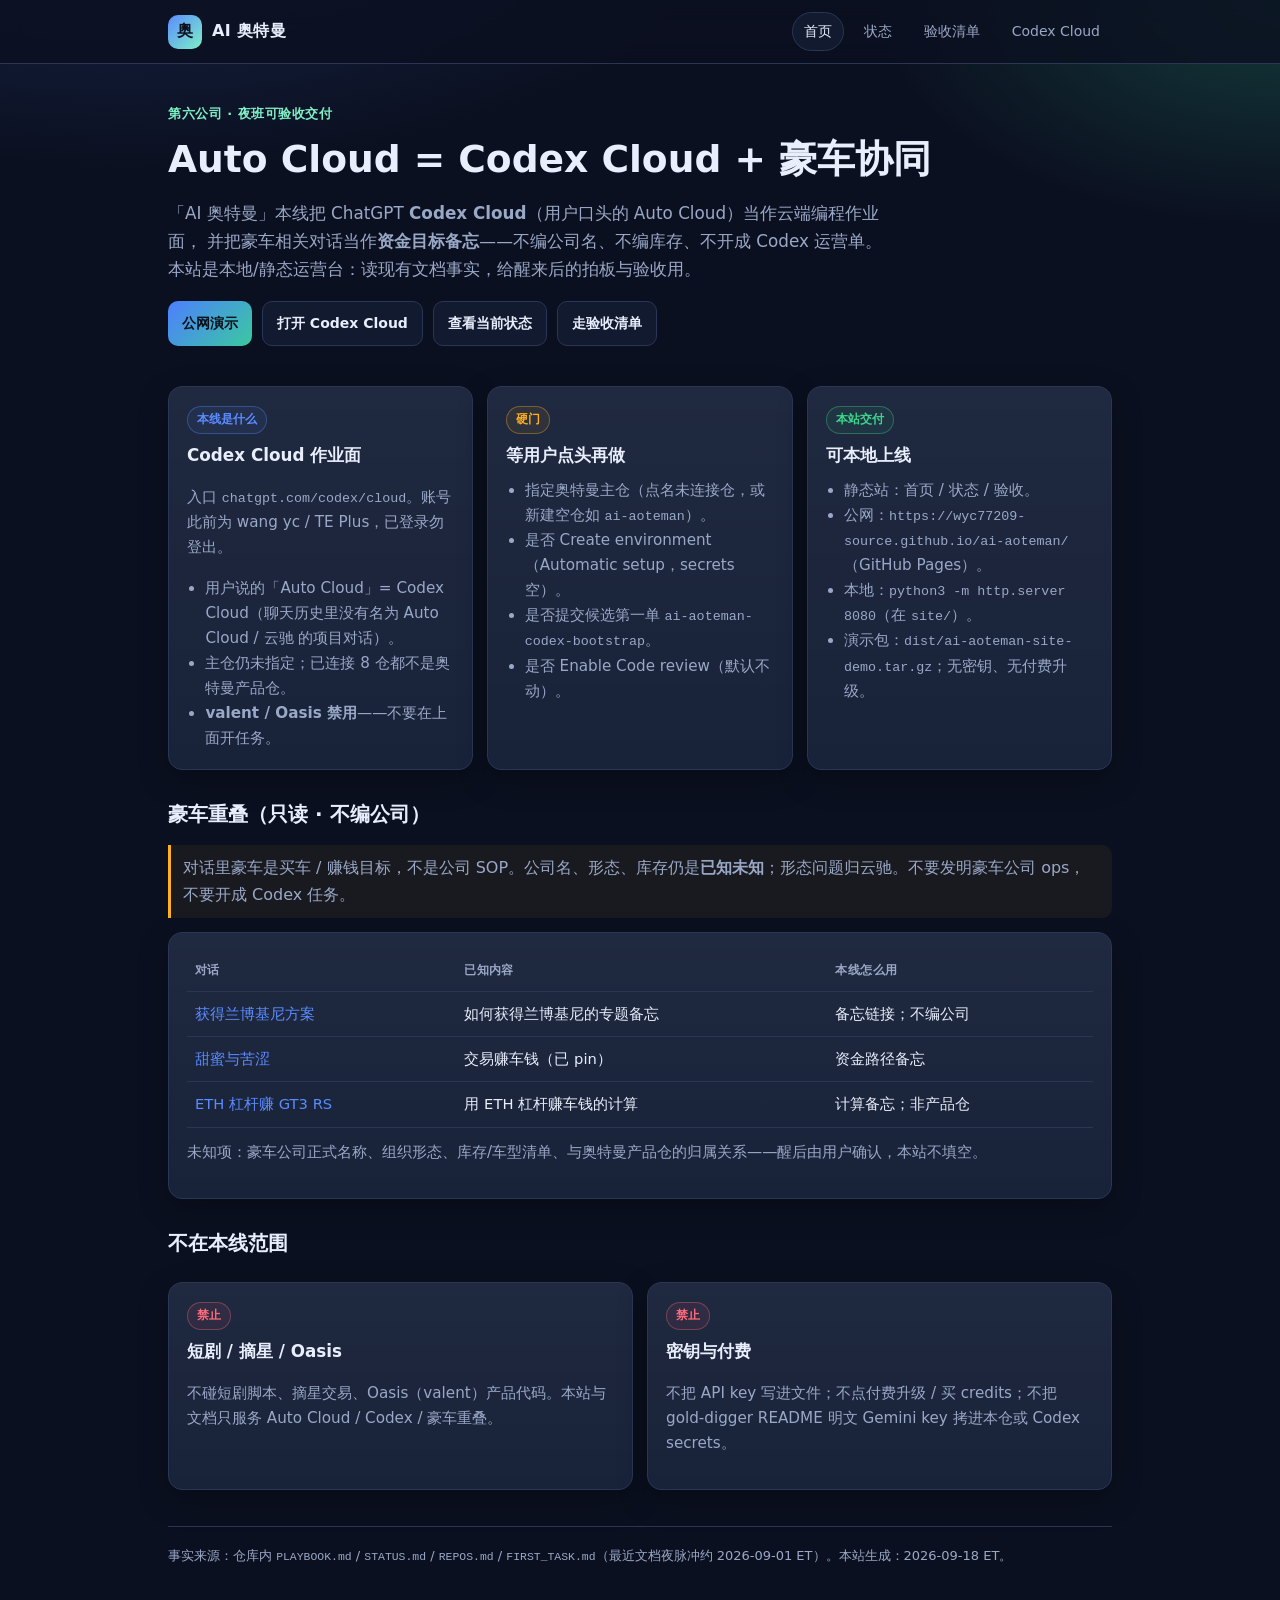
<file: index.html>
<!DOCTYPE html>
<html lang="zh-CN">
<head>
  <meta charset="utf-8" />
  <meta name="viewport" content="width=device-width, initial-scale=1" />
  <title>AI 奥特曼 · Auto Cloud 运营台</title>
  <meta name="description" content="AI 奥特曼第六公司运营台：Auto Cloud = Codex Cloud + 豪车协同备忘。" />
  <link rel="stylesheet" href="styles.css" />
</head>
<body>
  <header class="top">
    <nav class="nav">
      <a class="brand" href="index.html"><span class="logo">奥</span>AI 奥特曼</a>
      <div class="navlinks">
        <a class="active" href="index.html">首页</a>
        <a href="status.html">状态</a>
        <a href="acceptance.html">验收清单</a>
        <a href="https://chatgpt.com/codex/cloud" rel="noopener" target="_blank">Codex Cloud</a>
      </div>
    </nav>
  </header>

  <main class="wrap">
    <section class="hero">
      <div class="eyebrow">第六公司 · 夜班可验收交付</div>
      <h1>Auto Cloud = Codex Cloud + 豪车协同</h1>
      <p class="lead">
        「AI 奥特曼」本线把 ChatGPT <strong>Codex Cloud</strong>（用户口头的 Auto Cloud）当作云端编程作业面，
        并把豪车相关对话当作<strong>资金目标备忘</strong>——不编公司名、不编库存、不开成 Codex 运营单。
        本站是本地/静态运营台：读现有文档事实，给醒来后的拍板与验收用。
      </p>
      <div class="actions">
        <a class="btn primary" href="https://wyc77209-source.github.io/ai-aoteman/" rel="noopener" target="_blank">公网演示</a>
        <a class="btn" href="https://chatgpt.com/codex/cloud" rel="noopener" target="_blank">打开 Codex Cloud</a>
        <a class="btn" href="status.html">查看当前状态</a>
        <a class="btn" href="acceptance.html">走验收清单</a>
      </div>
    </section>

    <section class="grid">
      <article class="card">
        <span class="badge neutral">本线是什么</span>
        <h2>Codex Cloud 作业面</h2>
        <p>入口 <span class="mono">chatgpt.com/codex/cloud</span>。账号此前为 wang yc / TE Plus，已登录勿登出。</p>
        <ul>
          <li>用户说的「Auto Cloud」= Codex Cloud（聊天历史里没有名为 Auto Cloud / 云驰 的项目对话）。</li>
          <li>主仓仍未指定；已连接 8 仓都不是奥特曼产品仓。</li>
          <li><strong>valent / Oasis 禁用</strong>——不要在上面开任务。</li>
        </ul>
      </article>
      <article class="card">
        <span class="badge warn">硬门</span>
        <h2>等用户点头再做</h2>
        <ul>
          <li>指定奥特曼主仓（点名未连接仓，或新建空仓如 <span class="mono">ai-aoteman</span>）。</li>
          <li>是否 Create environment（Automatic setup，secrets 空）。</li>
          <li>是否提交候选第一单 <span class="mono">ai-aoteman-codex-bootstrap</span>。</li>
          <li>是否 Enable Code review（默认不动）。</li>
        </ul>
      </article>
      <article class="card">
        <span class="badge ok">本站交付</span>
        <h2>可本地上线</h2>
        <ul>
          <li>静态站：首页 / 状态 / 验收。</li>
          <li>公网：<span class="mono">https://wyc77209-source.github.io/ai-aoteman/</span>（GitHub Pages）。</li>
          <li>本地：<span class="mono">python3 -m http.server 8080</span>（在 <span class="mono">site/</span>）。</li>
          <li>演示包：<span class="mono">dist/ai-aoteman-site-demo.tar.gz</span>；无密钥、无付费升级。</li>
        </ul>
      </article>
    </section>

    <section class="section">
      <h2>豪车重叠（只读 · 不编公司）</h2>
      <div class="note">
        对话里豪车是买车 / 赚钱目标，不是公司 SOP。公司名、形态、库存仍是<strong>已知未知</strong>；形态问题归云驰。不要发明豪车公司 ops，不要开成 Codex 任务。
      </div>
      <div class="card">
        <table>
          <thead>
            <tr><th>对话</th><th>已知内容</th><th>本线怎么用</th></tr>
          </thead>
          <tbody>
            <tr>
              <td><a href="https://chatgpt.com/c/68b49916-2760-8328-91cd-9d51329ce474" rel="noopener" target="_blank">获得兰博基尼方案</a></td>
              <td>如何获得兰博基尼的专题备忘</td>
              <td>备忘链接；不编公司</td>
            </tr>
            <tr>
              <td><a href="https://chatgpt.com/c/6a1efc2d-db64-83a5-8c7a-cdcebdf1fd31" rel="noopener" target="_blank">甜蜜与苦涩</a></td>
              <td>交易赚车钱（已 pin）</td>
              <td>资金路径备忘</td>
            </tr>
            <tr>
              <td><a href="https://chatgpt.com/c/690459b4-0030-8327-bdce-6722a88b84d7" rel="noopener" target="_blank">ETH 杠杆赚 GT3 RS</a></td>
              <td>用 ETH 杠杆赚车钱的计算</td>
              <td>计算备忘；非产品仓</td>
            </tr>
          </tbody>
        </table>
        <p style="margin-top:12px">未知项：豪车公司正式名称、组织形态、库存/车型清单、与奥特曼产品仓的归属关系——醒后由用户确认，本站不填空。</p>
      </div>
    </section>

    <section class="section">
      <h2>不在本线范围</h2>
      <div class="grid">
        <article class="card">
          <span class="badge fail">禁止</span>
          <h3>短剧 / 摘星 / Oasis</h3>
          <p>不碰短剧脚本、摘星交易、Oasis（valent）产品代码。本站与文档只服务 Auto Cloud / Codex / 豪车重叠。</p>
        </article>
        <article class="card">
          <span class="badge fail">禁止</span>
          <h3>密钥与付费</h3>
          <p>不把 API key 写进文件；不点付费升级 / 买 credits；不把 gold-digger README 明文 Gemini key 拷进本仓或 Codex secrets。</p>
        </article>
      </div>
    </section>

    <footer class="footer">
      事实来源：仓库内 <span class="mono">PLAYBOOK.md</span> / <span class="mono">STATUS.md</span> / <span class="mono">REPOS.md</span> / <span class="mono">FIRST_TASK.md</span>（最近文档夜脉冲约 2026-09-01 ET）。本站生成：2026-09-18 ET。
    </footer>
  </main>
</body>
</html>
</file>
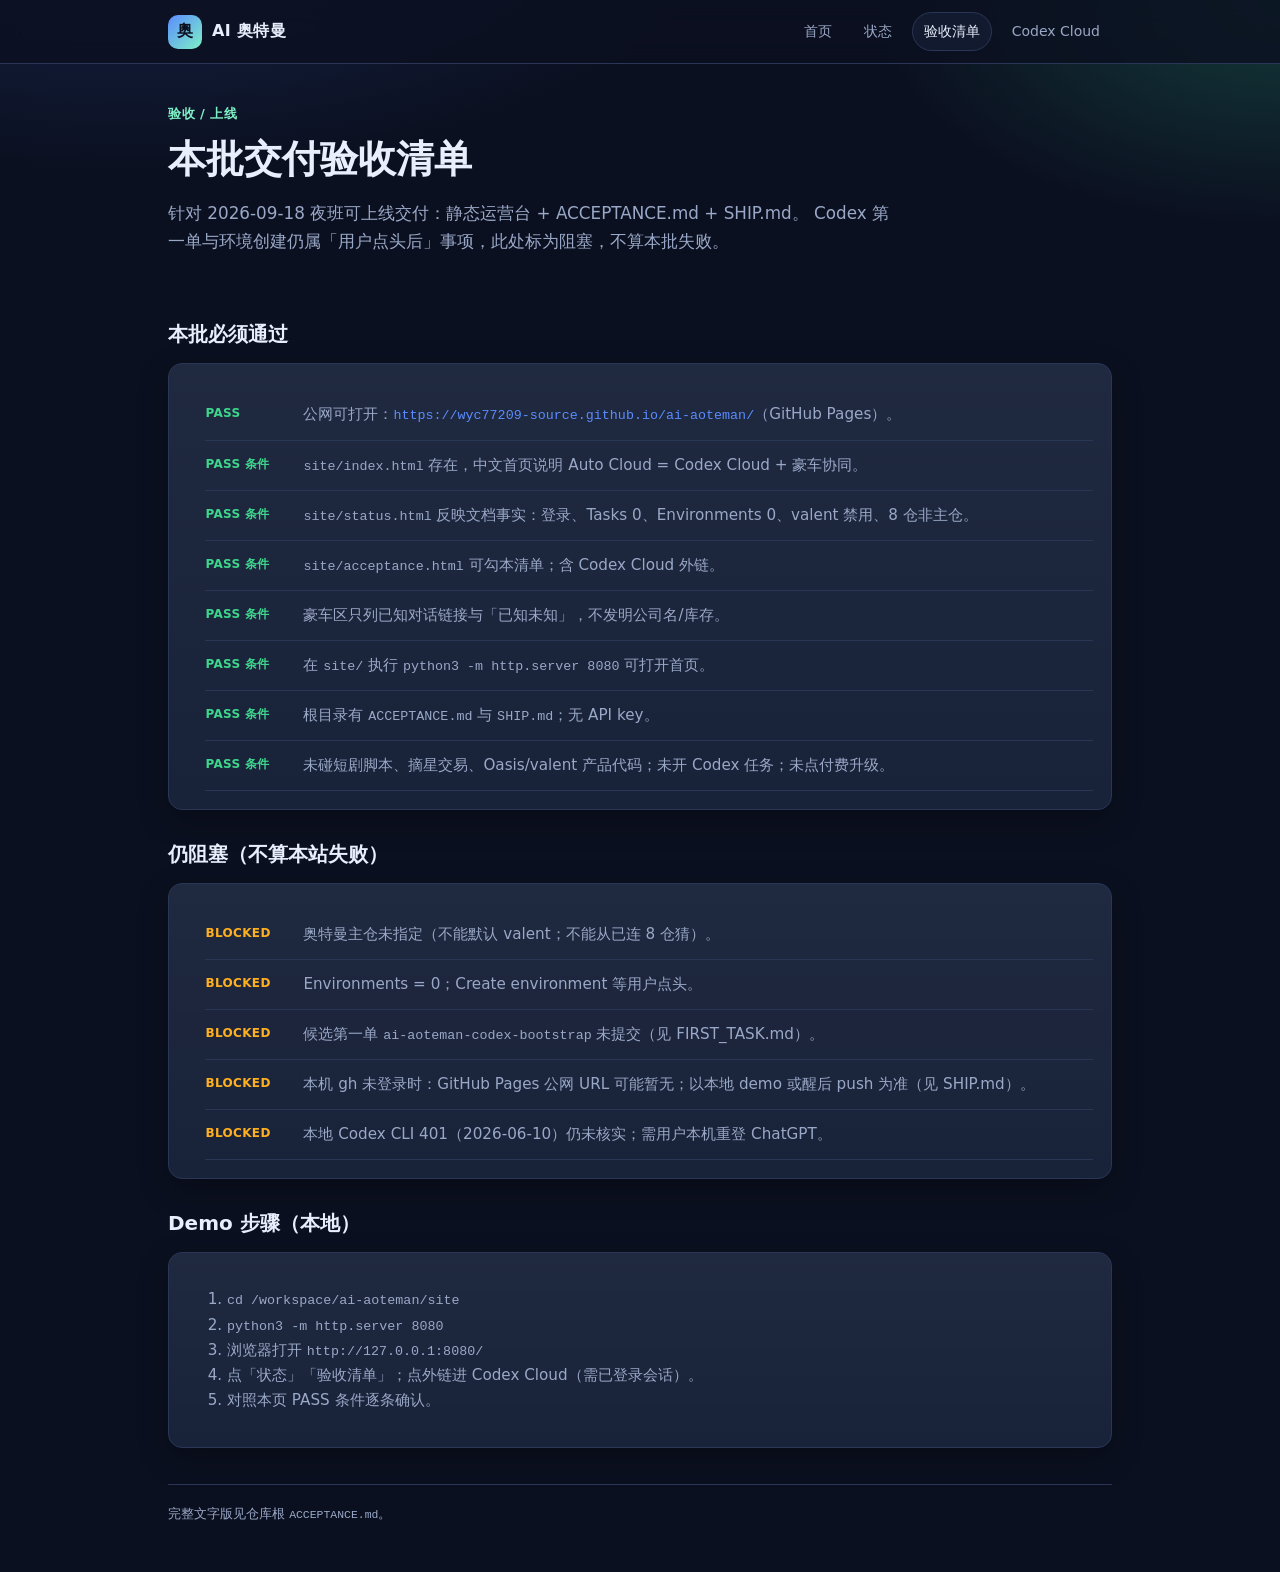
<file: accept.html>
<!DOCTYPE html>
<html lang="zh-CN">
<head>
  <meta charset="utf-8" />
  <meta name="viewport" content="width=device-width, initial-scale=1" />
  <title>验收清单 · AI 奥特曼</title>
  <link rel="stylesheet" href="styles.css" />
</head>
<body>
  <header class="top">
    <nav class="nav">
      <a class="brand" href="index.html"><span class="logo">奥</span>AI 奥特曼</a>
      <div class="navlinks">
        <a href="index.html">首页</a>
        <a href="status.html">状态</a>
        <a class="active" href="acceptance.html">验收清单</a>
        <a href="https://chatgpt.com/codex/cloud" rel="noopener" target="_blank">Codex Cloud</a>
      </div>
    </nav>
  </header>

  <main class="wrap">
    <section class="hero">
      <div class="eyebrow">验收 / 上线</div>
      <h1>本批交付验收清单</h1>
      <p class="lead">
        针对 2026-09-18 夜班可上线交付：静态运营台 + ACCEPTANCE.md + SHIP.md。
        Codex 第一单与环境创建仍属「用户点头后」事项，此处标为阻塞，不算本批失败。
      </p>
    </section>

    <section class="section">
      <h2>本批必须通过</h2>
      <div class="card">
        <ul class="check">
          <li>
            <span class="mark" style="color:var(--pass)">PASS</span>
            <span>公网可打开：<a href="https://wyc77209-source.github.io/ai-aoteman/" rel="noopener" target="_blank"><span class="mono">https://wyc77209-source.github.io/ai-aoteman/</span></a>（GitHub Pages）。</span>
          </li>
          <li>
            <span class="mark" style="color:var(--pass)">PASS 条件</span>
            <span><span class="mono">site/index.html</span> 存在，中文首页说明 Auto Cloud = Codex Cloud + 豪车协同。</span>
          </li>
          <li>
            <span class="mark" style="color:var(--pass)">PASS 条件</span>
            <span><span class="mono">site/status.html</span> 反映文档事实：登录、Tasks 0、Environments 0、valent 禁用、8 仓非主仓。</span>
          </li>
          <li>
            <span class="mark" style="color:var(--pass)">PASS 条件</span>
            <span><span class="mono">site/acceptance.html</span> 可勾本清单；含 Codex Cloud 外链。</span>
          </li>
          <li>
            <span class="mark" style="color:var(--pass)">PASS 条件</span>
            <span>豪车区只列已知对话链接与「已知未知」，不发明公司名/库存。</span>
          </li>
          <li>
            <span class="mark" style="color:var(--pass)">PASS 条件</span>
            <span>在 <span class="mono">site/</span> 执行 <span class="mono">python3 -m http.server 8080</span> 可打开首页。</span>
          </li>
          <li>
            <span class="mark" style="color:var(--pass)">PASS 条件</span>
            <span>根目录有 <span class="mono">ACCEPTANCE.md</span> 与 <span class="mono">SHIP.md</span>；无 API key。</span>
          </li>
          <li>
            <span class="mark" style="color:var(--pass)">PASS 条件</span>
            <span>未碰短剧脚本、摘星交易、Oasis/valent 产品代码；未开 Codex 任务；未点付费升级。</span>
          </li>
        </ul>
      </div>
    </section>

    <section class="section">
      <h2>仍阻塞（不算本站失败）</h2>
      <div class="card">
        <ul class="check">
          <li>
            <span class="mark" style="color:var(--warn)">BLOCKED</span>
            <span>奥特曼主仓未指定（不能默认 valent；不能从已连 8 仓猜）。</span>
          </li>
          <li>
            <span class="mark" style="color:var(--warn)">BLOCKED</span>
            <span>Environments = 0；Create environment 等用户点头。</span>
          </li>
          <li>
            <span class="mark" style="color:var(--warn)">BLOCKED</span>
            <span>候选第一单 <span class="mono">ai-aoteman-codex-bootstrap</span> 未提交（见 FIRST_TASK.md）。</span>
          </li>
          <li>
            <span class="mark" style="color:var(--warn)">BLOCKED</span>
            <span>本机 gh 未登录时：GitHub Pages 公网 URL 可能暂无；以本地 demo 或醒后 push 为准（见 SHIP.md）。</span>
          </li>
          <li>
            <span class="mark" style="color:var(--warn)">BLOCKED</span>
            <span>本地 Codex CLI 401（2026-06-10）仍未核实；需用户本机重登 ChatGPT。</span>
          </li>
        </ul>
      </div>
    </section>

    <section class="section">
      <h2>Demo 步骤（本地）</h2>
      <div class="card">
        <ol>
          <li><span class="mono">cd /workspace/ai-aoteman/site</span></li>
          <li><span class="mono">python3 -m http.server 8080</span></li>
          <li>浏览器打开 <span class="mono">http://127.0.0.1:8080/</span></li>
          <li>点「状态」「验收清单」；点外链进 Codex Cloud（需已登录会话）。</li>
          <li>对照本页 PASS 条件逐条确认。</li>
        </ol>
      </div>
    </section>

    <footer class="footer">
      完整文字版见仓库根 <span class="mono">ACCEPTANCE.md</span>。
    </footer>
  </main>
</body>
</html>
</file>
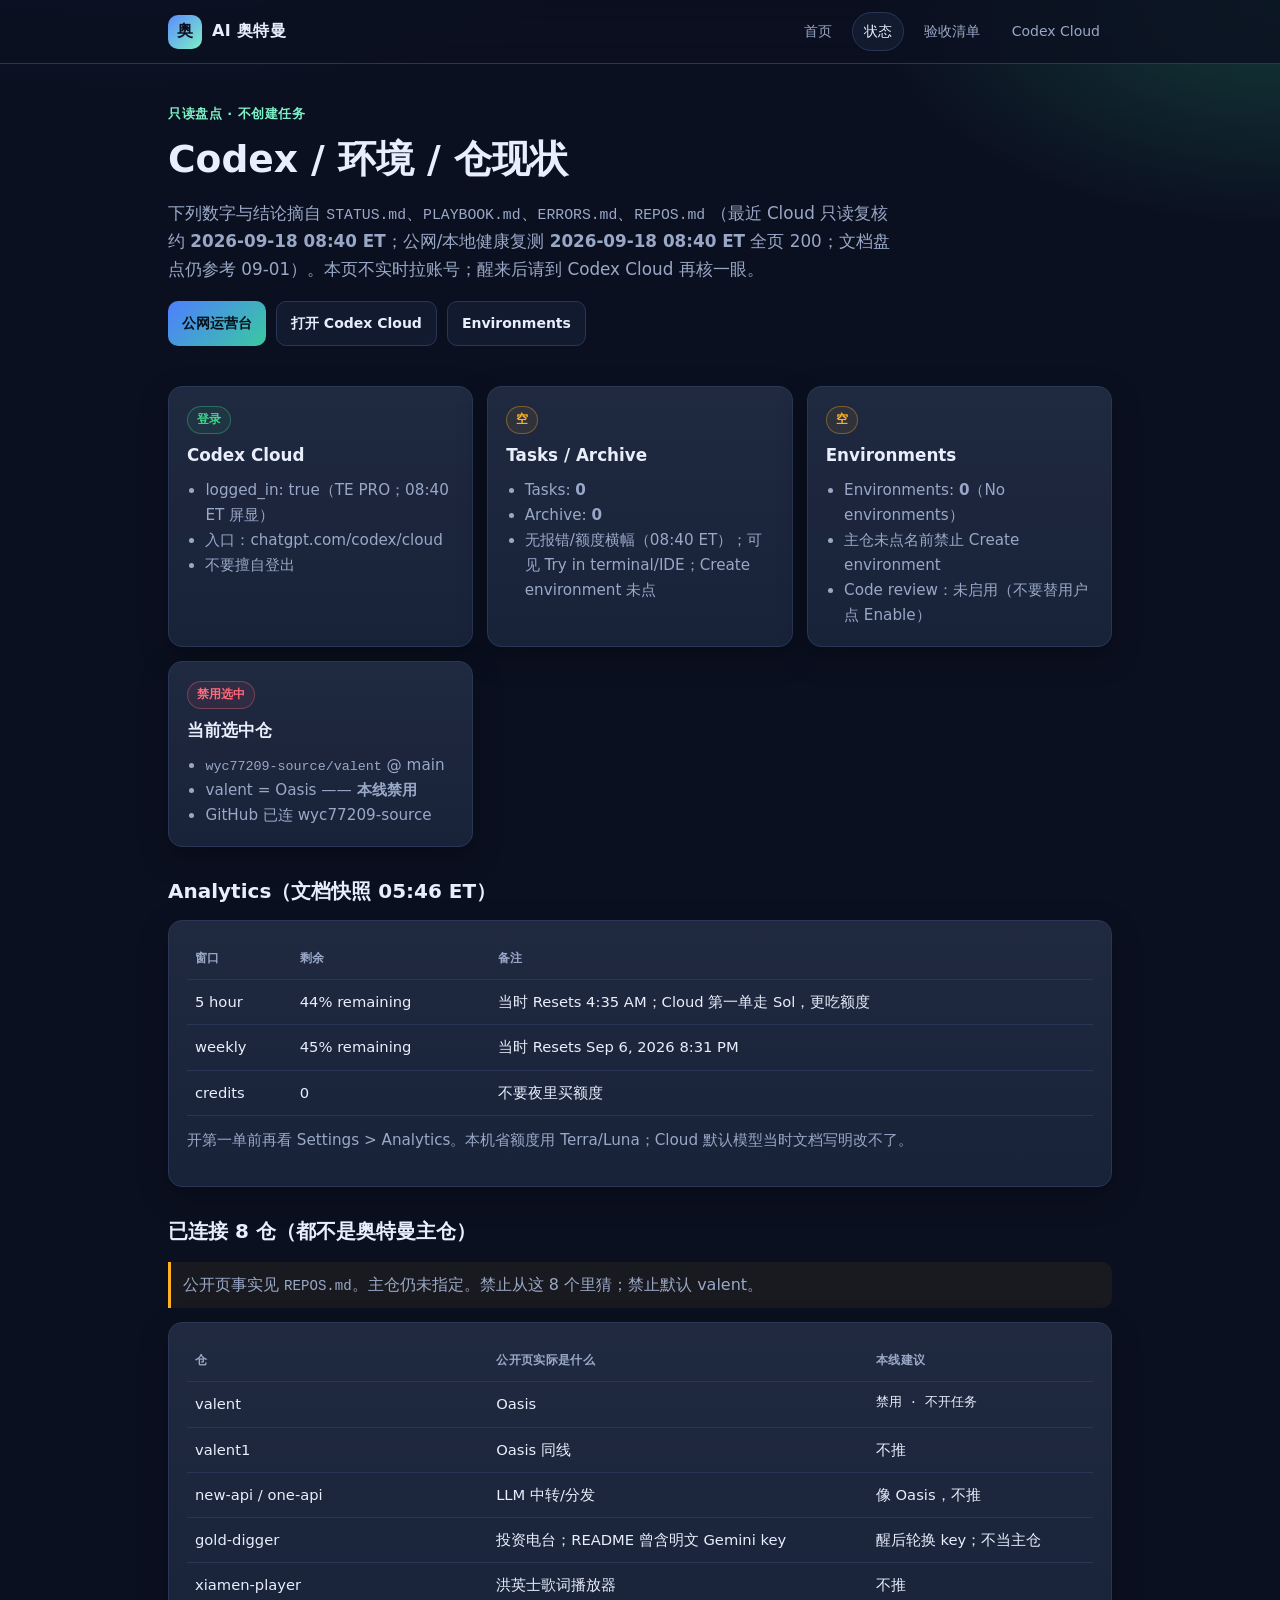
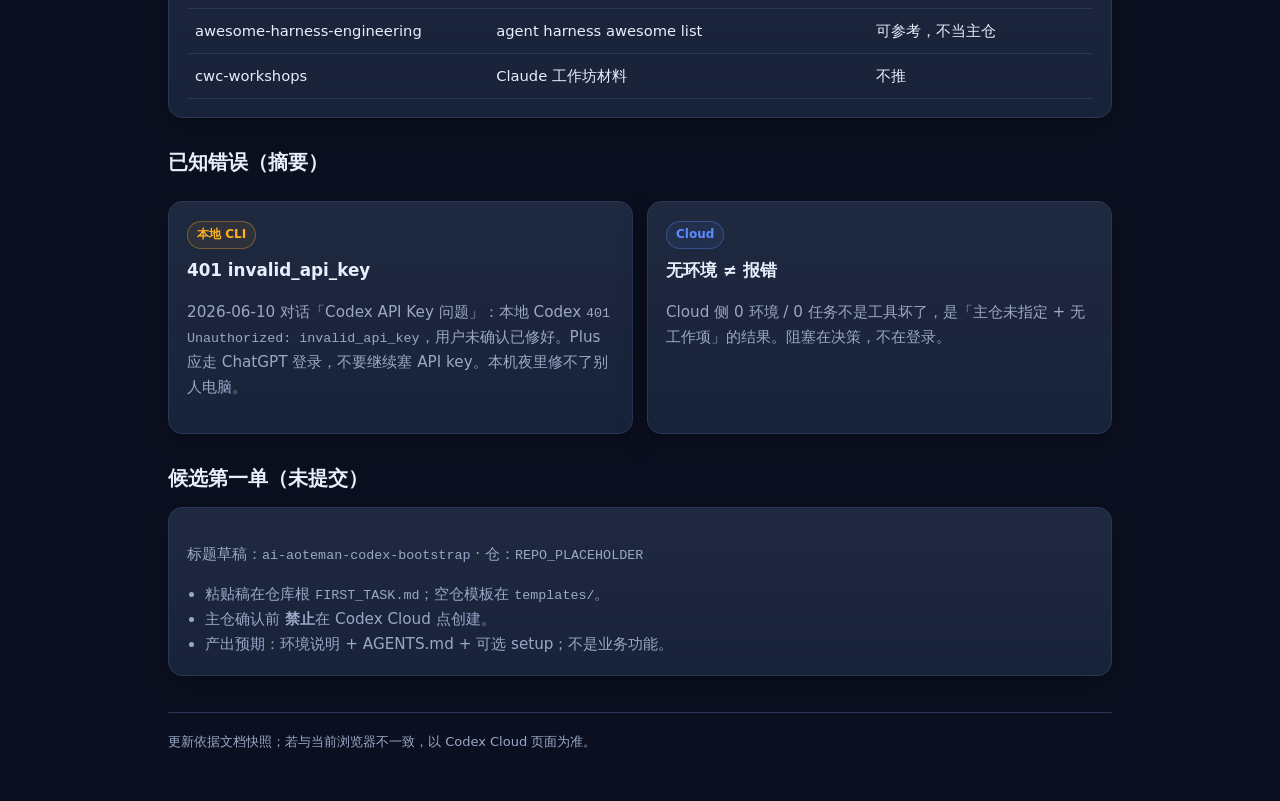
<file: status.html>
<!DOCTYPE html>
<html lang="zh-CN">
<head>
  <meta charset="utf-8" />
  <meta name="viewport" content="width=device-width, initial-scale=1" />
  <title>状态 · AI 奥特曼</title>
  <link rel="stylesheet" href="styles.css" />
</head>
<body>
  <header class="top">
    <nav class="nav">
      <a class="brand" href="index.html"><span class="logo">奥</span>AI 奥特曼</a>
      <div class="navlinks">
        <a href="index.html">首页</a>
        <a class="active" href="status.html">状态</a>
        <a href="acceptance.html">验收清单</a>
        <a href="https://chatgpt.com/codex/cloud" rel="noopener" target="_blank">Codex Cloud</a>
      </div>
    </nav>
  </header>

  <main class="wrap">
    <section class="hero">
      <div class="eyebrow">只读盘点 · 不创建任务</div>
      <h1>Codex / 环境 / 仓现状</h1>
      <p class="lead">
        下列数字与结论摘自 <span class="mono">STATUS.md</span>、<span class="mono">PLAYBOOK.md</span>、<span class="mono">ERRORS.md</span>、<span class="mono">REPOS.md</span>
        （最近 Cloud 只读复核约 <strong>2026-09-18 08:40 ET</strong>；公网/本地健康复测 <strong>2026-09-18 08:40 ET</strong> 全页 200；文档盘点仍参考 09-01）。本页不实时拉账号；醒来后请到 Codex Cloud 再核一眼。
      </p>
      <div class="actions">
        <a class="btn primary" href="https://wyc77209-source.github.io/ai-aoteman/" rel="noopener" target="_blank">公网运营台</a>
        <a class="btn" href="https://chatgpt.com/codex/cloud" rel="noopener" target="_blank">打开 Codex Cloud</a>
        <a class="btn" href="https://chatgpt.com/codex/cloud/settings/environments" rel="noopener" target="_blank">Environments</a>
      </div>
    </section>

    <section class="grid">
      <article class="card">
        <span class="badge ok">登录</span>
        <h2>Codex Cloud</h2>
        <ul>
          <li>logged_in: true（TE PRO；08:40 ET 屏显）</li>
          <li>入口：chatgpt.com/codex/cloud</li>
          <li>不要擅自登出</li>
        </ul>
      </article>
      <article class="card">
        <span class="badge warn">空</span>
        <h2>Tasks / Archive</h2>
        <ul>
          <li>Tasks: <strong>0</strong></li>
          <li>Archive: <strong>0</strong></li>
          <li>无报错/额度横幅（08:40 ET）；可见 Try in terminal/IDE；Create environment 未点</li>
        </ul>
      </article>
      <article class="card">
        <span class="badge warn">空</span>
        <h2>Environments</h2>
        <ul>
          <li>Environments: <strong>0</strong>（No environments）</li>
          <li>主仓未点名前禁止 Create environment</li>
          <li>Code review：未启用（不要替用户点 Enable）</li>
        </ul>
      </article>
      <article class="card">
        <span class="badge fail">禁用选中</span>
        <h2>当前选中仓</h2>
        <ul>
          <li><span class="mono">wyc77209-source/valent</span> @ main</li>
          <li>valent = Oasis —— <strong>本线禁用</strong></li>
          <li>GitHub 已连 wyc77209-source</li>
        </ul>
      </article>
    </section>

    <section class="section">
      <h2>Analytics（文档快照 05:46 ET）</h2>
      <div class="card">
        <table>
          <thead><tr><th>窗口</th><th>剩余</th><th>备注</th></tr></thead>
          <tbody>
            <tr><td>5 hour</td><td>44% remaining</td><td>当时 Resets 4:35 AM；Cloud 第一单走 Sol，更吃额度</td></tr>
            <tr><td>weekly</td><td>45% remaining</td><td>当时 Resets Sep 6, 2026 8:31 PM</td></tr>
            <tr><td>credits</td><td>0</td><td>不要夜里买额度</td></tr>
          </tbody>
        </table>
        <p style="margin-top:12px">开第一单前再看 Settings &gt; Analytics。本机省额度用 Terra/Luna；Cloud 默认模型当时文档写明改不了。</p>
      </div>
    </section>

    <section class="section">
      <h2>已连接 8 仓（都不是奥特曼主仓）</h2>
      <div class="note">公开页事实见 <span class="mono">REPOS.md</span>。主仓仍未指定。禁止从这 8 个里猜；禁止默认 valent。</div>
      <div class="card">
        <table>
          <thead><tr><th>仓</th><th>公开页实际是什么</th><th>本线建议</th></tr></thead>
          <tbody>
            <tr><td>valent</td><td>Oasis</td><td class="mono">禁用 · 不开任务</td></tr>
            <tr><td>valent1</td><td>Oasis 同线</td><td>不推</td></tr>
            <tr><td>new-api / one-api</td><td>LLM 中转/分发</td><td>像 Oasis，不推</td></tr>
            <tr><td>gold-digger</td><td>投资电台；README 曾含明文 Gemini key</td><td>醒后轮换 key；不当主仓</td></tr>
            <tr><td>xiamen-player</td><td>洪英士歌词播放器</td><td>不推</td></tr>
            <tr><td>awesome-harness-engineering</td><td>agent harness awesome list</td><td>可参考，不当主仓</td></tr>
            <tr><td>cwc-workshops</td><td>Claude 工作坊材料</td><td>不推</td></tr>
          </tbody>
        </table>
      </div>
    </section>

    <section class="section">
      <h2>已知错误（摘要）</h2>
      <div class="grid">
        <article class="card">
          <span class="badge warn">本地 CLI</span>
          <h3>401 invalid_api_key</h3>
          <p>2026-06-10 对话「Codex API Key 问题」：本地 Codex <span class="mono">401 Unauthorized: invalid_api_key</span>，用户未确认已修好。Plus 应走 ChatGPT 登录，不要继续塞 API key。本机夜里修不了别人电脑。</p>
        </article>
        <article class="card">
          <span class="badge neutral">Cloud</span>
          <h3>无环境 ≠ 报错</h3>
          <p>Cloud 侧 0 环境 / 0 任务不是工具坏了，是「主仓未指定 + 无工作项」的结果。阻塞在决策，不在登录。</p>
        </article>
      </div>
    </section>

    <section class="section">
      <h2>候选第一单（未提交）</h2>
      <div class="card">
        <p>标题草稿：<span class="mono">ai-aoteman-codex-bootstrap</span> · 仓：<span class="mono">REPO_PLACEHOLDER</span></p>
        <ul>
          <li>粘贴稿在仓库根 <span class="mono">FIRST_TASK.md</span>；空仓模板在 <span class="mono">templates/</span>。</li>
          <li>主仓确认前 <strong>禁止</strong>在 Codex Cloud 点创建。</li>
          <li>产出预期：环境说明 + AGENTS.md + 可选 setup；不是业务功能。</li>
        </ul>
      </div>
    </section>

    <footer class="footer">
      更新依据文档快照；若与当前浏览器不一致，以 Codex Cloud 页面为准。
    </footer>
  </main>
</body>
</html>
</file>
<file: styles.css>
:root {
  --bg: #0b1020;
  --bg2: #121a2f;
  --card: #182239;
  --line: #2a3655;
  --text: #e8eefc;
  --muted: #9aa8c7;
  --accent: #5b8cff;
  --accent2: #7ef0c5;
  --warn: #ffb020;
  --fail: #ff6b7a;
  --pass: #3dd68c;
  --radius: 14px;
  --shadow: 0 10px 30px rgba(0,0,0,.28);
  --max: 980px;
  font-family: "PingFang SC", "Noto Sans SC", "Segoe UI", system-ui, sans-serif;
}
* { box-sizing: border-box; }
html { scroll-behavior: smooth; }
body {
  margin: 0;
  background: radial-gradient(1200px 600px at 10% -10%, #1a2a55 0%, transparent 55%),
              radial-gradient(900px 500px at 100% 0%, #143a3a 0%, transparent 45%),
              var(--bg);
  color: var(--text);
  line-height: 1.65;
  min-height: 100vh;
}
a { color: var(--accent); text-decoration: none; }
a:hover { text-decoration: underline; }
.wrap { max-width: var(--max); margin: 0 auto; padding: 0 18px 48px; }
.top {
  position: sticky; top: 0; z-index: 20;
  backdrop-filter: blur(12px);
  background: rgba(11,16,32,.82);
  border-bottom: 1px solid var(--line);
}
.nav {
  max-width: var(--max); margin: 0 auto;
  display: flex; align-items: center; gap: 14px;
  padding: 12px 18px; flex-wrap: wrap;
}
.brand {
  display: flex; align-items: center; gap: 10px;
  font-weight: 700; letter-spacing: .02em; color: var(--text);
  text-decoration: none;
}
.logo {
  width: 34px; height: 34px; border-radius: 10px;
  background: linear-gradient(135deg, #5b8cff, #7ef0c5);
  display: grid; place-items: center; color: #0b1020; font-weight: 800;
}
.navlinks { display: flex; gap: 8px; flex-wrap: wrap; margin-left: auto; }
.navlinks a {
  color: var(--muted); padding: 7px 11px; border-radius: 999px;
  border: 1px solid transparent; text-decoration: none; font-size: 14px;
}
.navlinks a:hover, .navlinks a.active {
  color: var(--text); border-color: var(--line); background: var(--bg2);
}
.hero {
  padding: 36px 0 18px;
}
.eyebrow {
  display: inline-flex; gap: 8px; align-items: center;
  color: var(--accent2); font-size: 13px; font-weight: 600;
  letter-spacing: .04em; text-transform: uppercase;
}
h1 { font-size: clamp(1.7rem, 4vw, 2.35rem); line-height: 1.25; margin: 10px 0 12px; }
.lead { color: var(--muted); font-size: 1.05rem; max-width: 46rem; }
.grid {
  display: grid; gap: 14px;
  grid-template-columns: repeat(auto-fit, minmax(240px, 1fr));
  margin-top: 22px;
}
.card {
  background: linear-gradient(180deg, rgba(255,255,255,.03), transparent), var(--card);
  border: 1px solid var(--line); border-radius: var(--radius);
  padding: 18px; box-shadow: var(--shadow);
}
.card h2, .card h3 { margin: 0 0 8px; font-size: 1.05rem; }
.card p, .card li { color: var(--muted); font-size: .95rem; }
.card ul { margin: 8px 0 0; padding-left: 1.15rem; }
.badge {
  display: inline-block; font-size: 12px; font-weight: 700;
  padding: 3px 9px; border-radius: 999px; border: 1px solid var(--line);
  color: var(--muted); margin-bottom: 8px;
}
.badge.ok { color: var(--pass); border-color: rgba(61,214,140,.35); background: rgba(61,214,140,.08); }
.badge.warn { color: var(--warn); border-color: rgba(255,176,32,.35); background: rgba(255,176,32,.08); }
.badge.fail { color: var(--fail); border-color: rgba(255,107,122,.35); background: rgba(255,107,122,.08); }
.badge.neutral { color: var(--accent); border-color: rgba(91,140,255,.35); background: rgba(91,140,255,.08); }
.actions { display: flex; flex-wrap: wrap; gap: 10px; margin-top: 18px; }
.btn {
  display: inline-flex; align-items: center; gap: 8px;
  padding: 10px 14px; border-radius: 10px; font-weight: 650; font-size: 14px;
  border: 1px solid var(--line); color: var(--text); background: var(--bg2);
  text-decoration: none;
}
.btn:hover { text-decoration: none; border-color: var(--accent); }
.btn.primary {
  background: linear-gradient(135deg, #4d7fff, #3ac9a0);
  color: #071018; border: none;
}
table {
  width: 100%; border-collapse: collapse; font-size: .92rem;
}
th, td {
  text-align: left; padding: 10px 8px; border-bottom: 1px solid var(--line);
  vertical-align: top;
}
th { color: var(--muted); font-weight: 600; font-size: 12px; letter-spacing: .03em; }
.check {
  list-style: none; padding: 0; margin: 0;
}
.check li {
  display: grid; grid-template-columns: 88px 1fr; gap: 10px;
  padding: 12px 0; border-bottom: 1px solid var(--line); color: var(--muted);
}
.check .mark {
  font-weight: 700; font-size: 12px; letter-spacing: .03em;
  padding-top: 2px;
}
.footer {
  margin-top: 36px; padding-top: 18px; border-top: 1px solid var(--line);
  color: var(--muted); font-size: 13px;
}
.mono { font-family: ui-monospace, SFMono-Regular, Menlo, Consolas, monospace; font-size: .88em; }
.note {
  border-left: 3px solid var(--warn);
  padding: 10px 12px; background: rgba(255,176,32,.06);
  border-radius: 0 10px 10px 0; color: var(--muted); margin: 14px 0;
}
.section { margin-top: 28px; }
.section > h2 { margin: 0 0 12px; font-size: 1.25rem; }
@media (max-width: 640px) {
  .check li { grid-template-columns: 1fr; gap: 4px; }
  .navlinks { margin-left: 0; width: 100%; }
}
</file>
